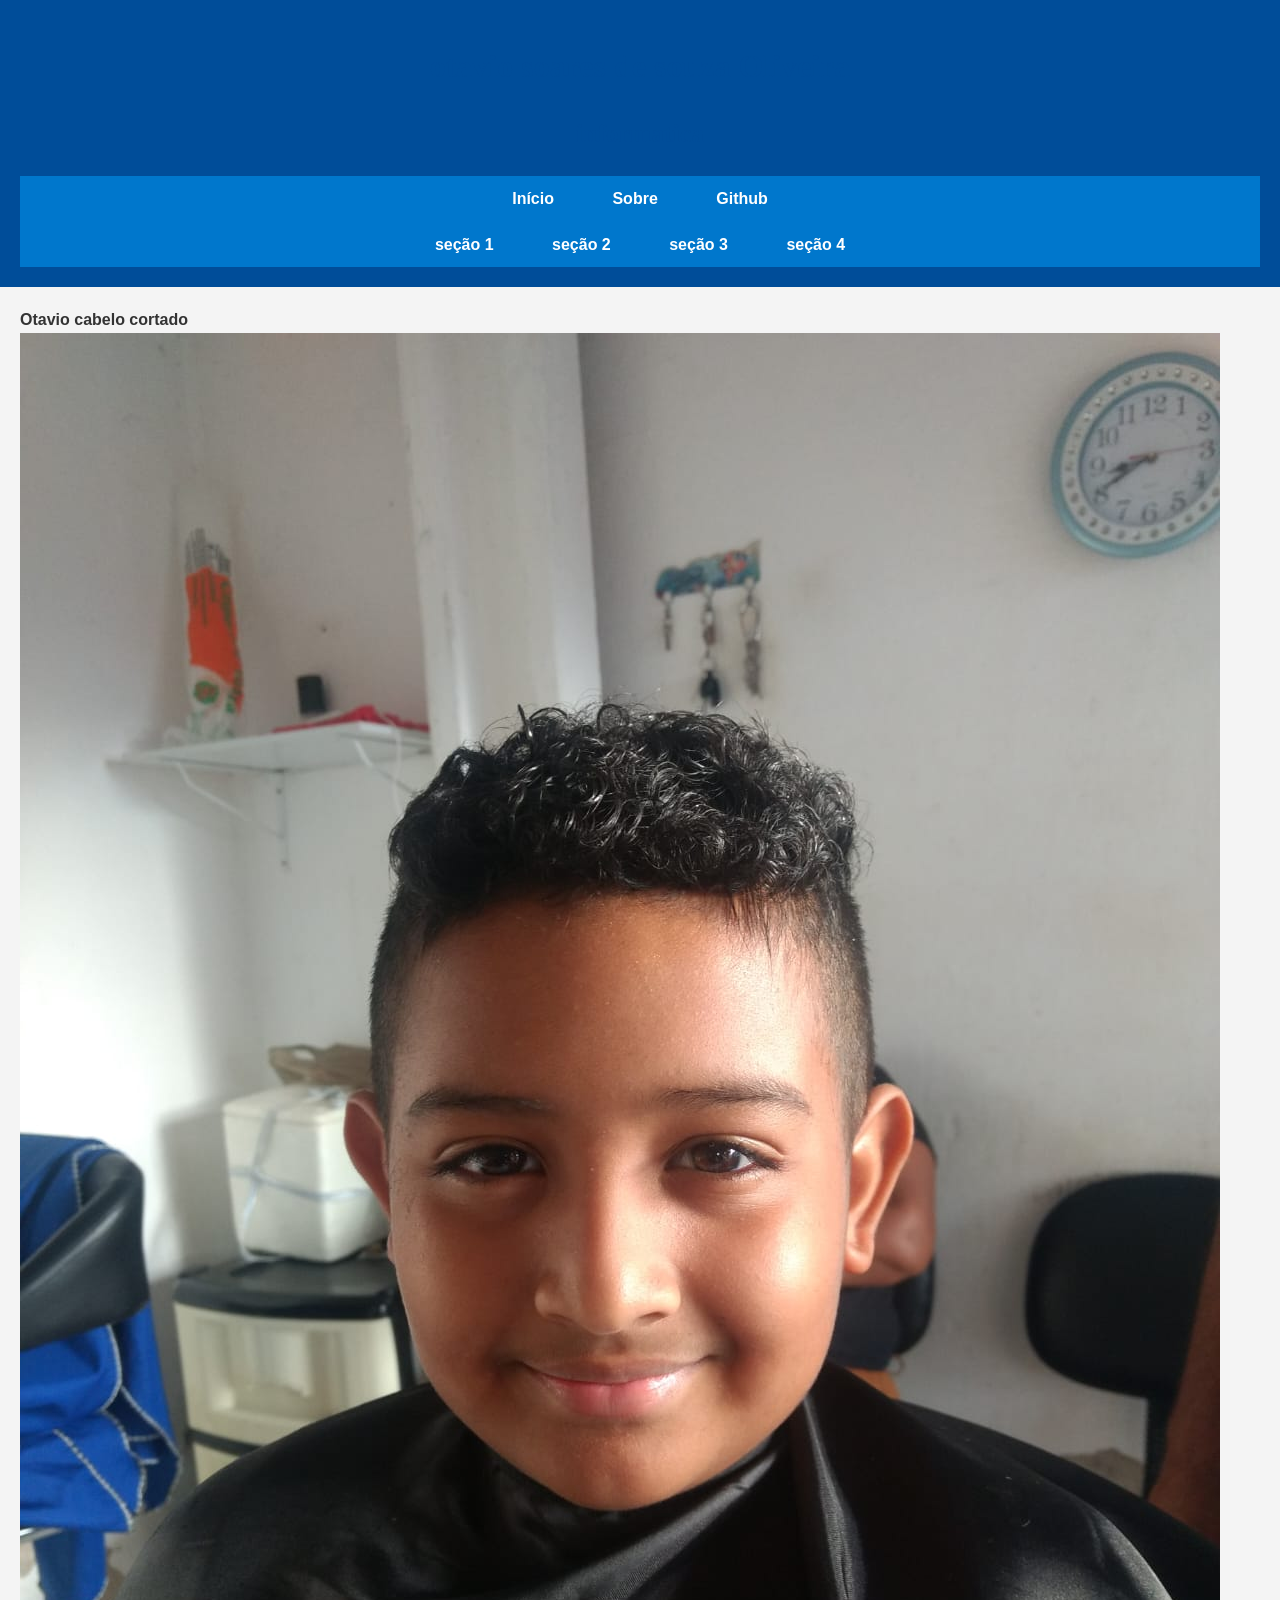
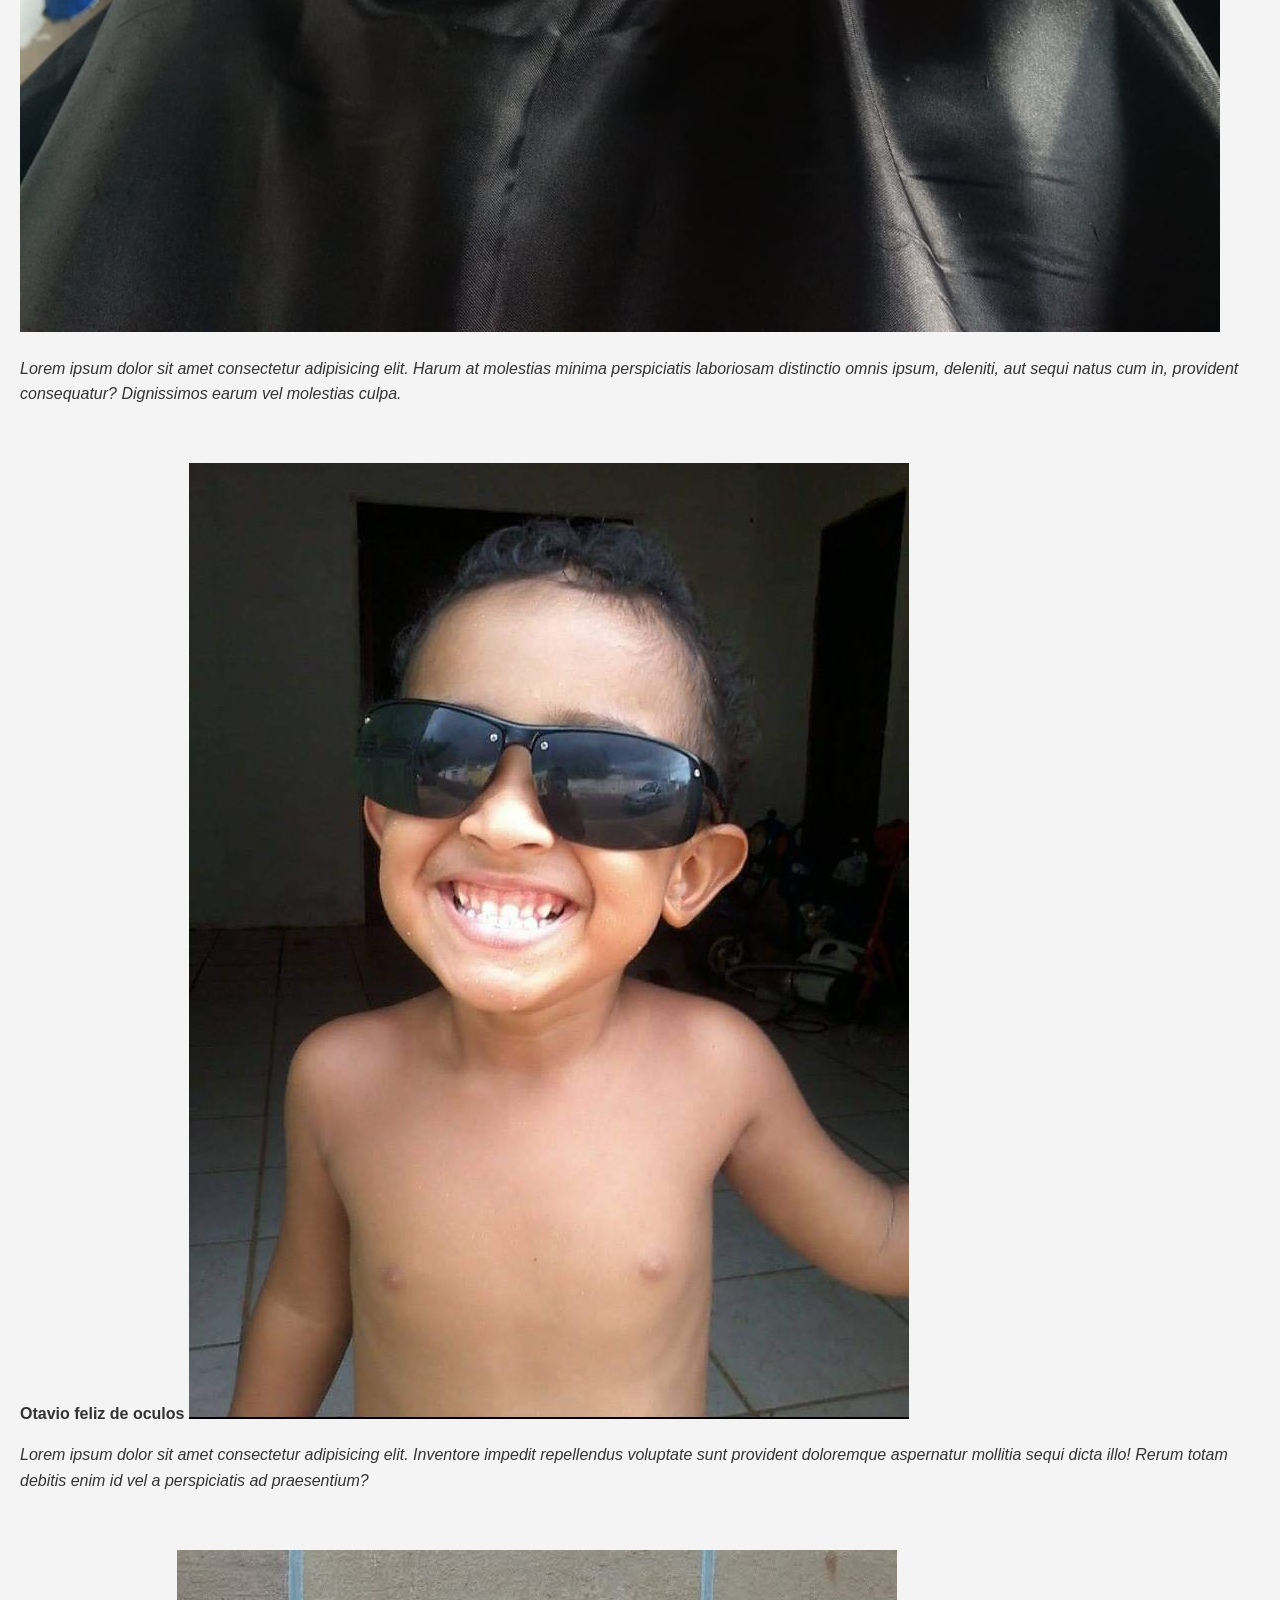
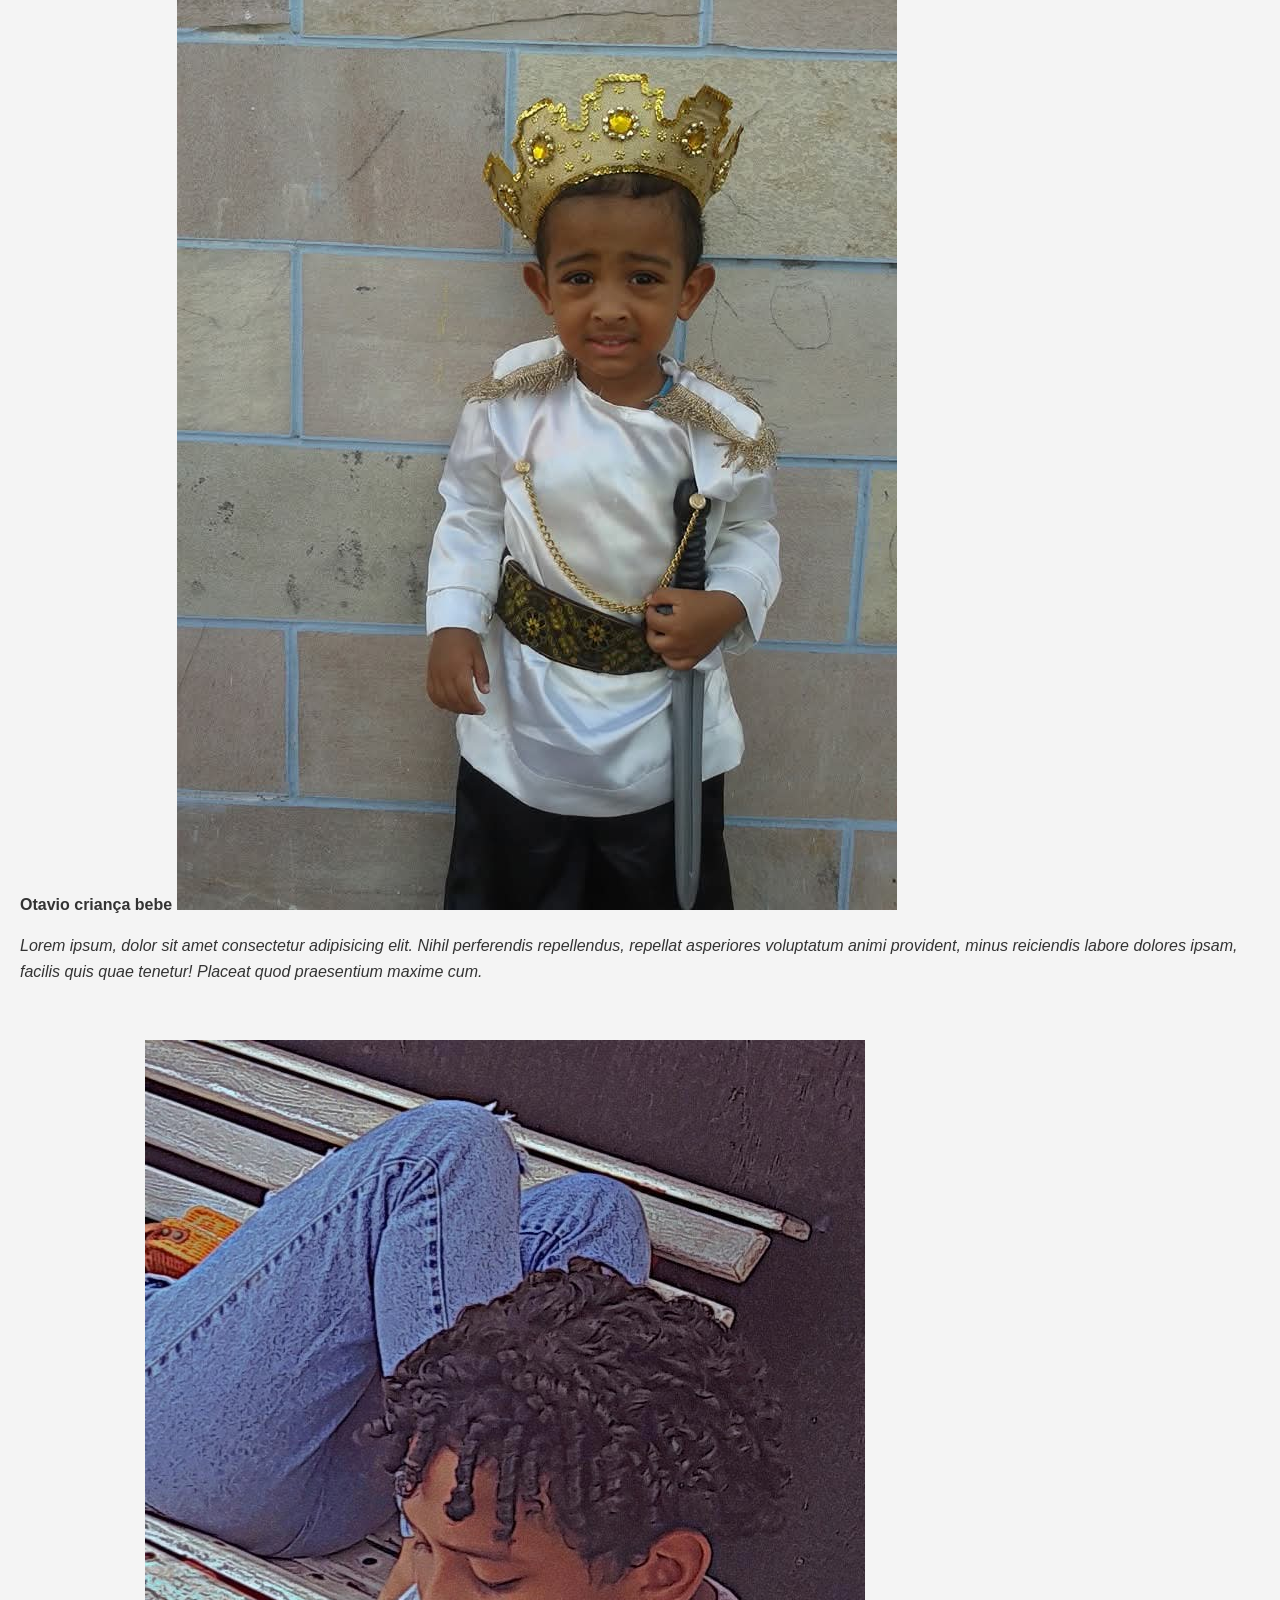
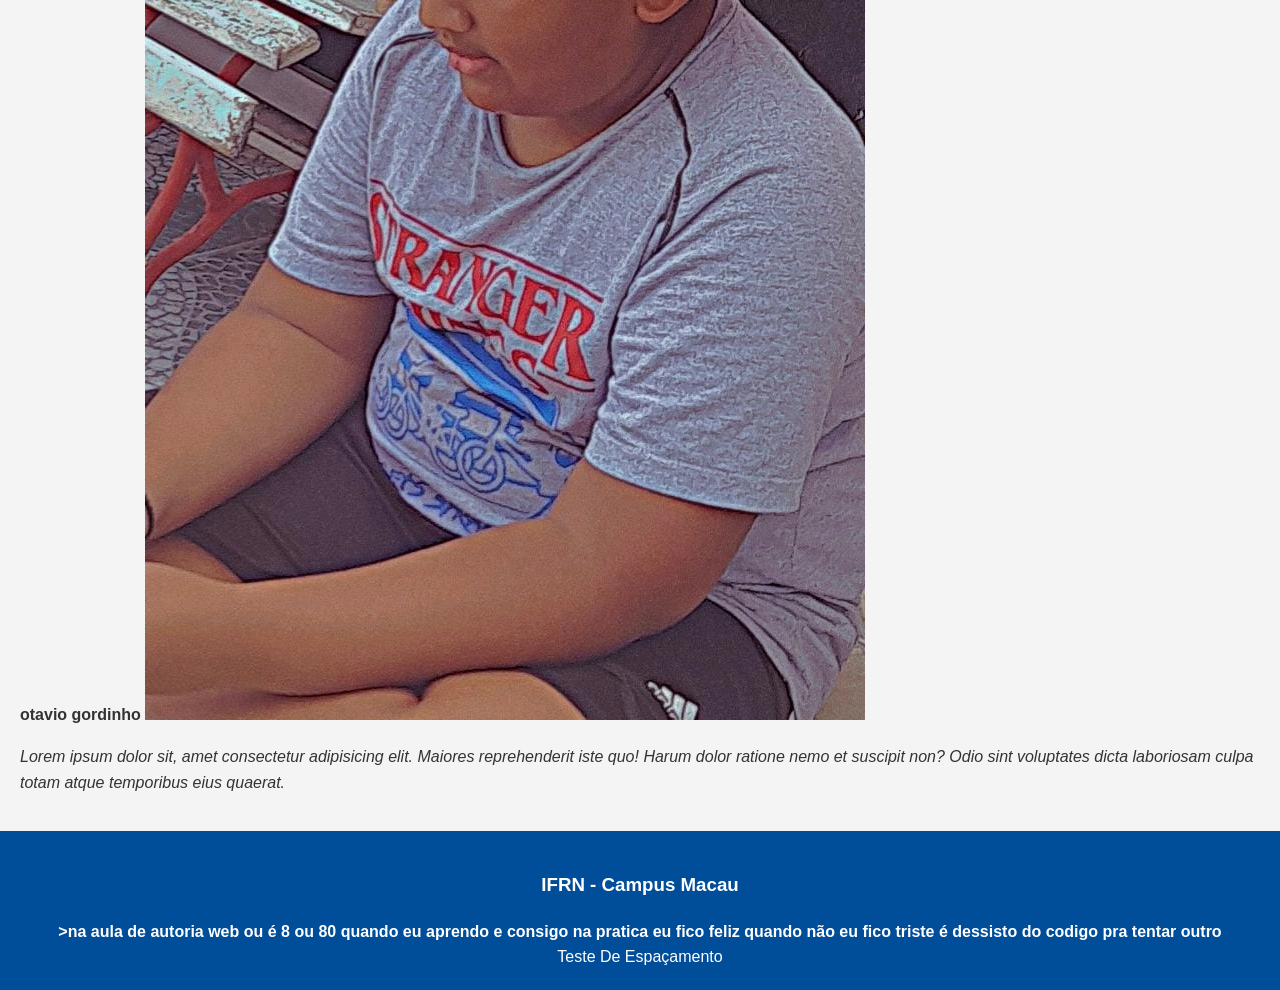
<file: desafio1.html>
<!doctype html>
<html lang="pt-BR">
  <head>
    <meta charset="UTF-8" />
    <meta name="viewport" content="width=device-width, initial-scale=1.0" />
    <title>Document</title>
    <link rel="stylesheet" href="styles/styles.css">
  </head>
  <body>
    <header>
      <h1>otavio soares de souza Oliveira</h1>
      <h2>informatica</h2>
      <nav>
        <ul>
          <li>
            <a
              href="https://refactored-fishstick-xrw9gx4567gv2pv7q-5501.app.github.dev/desafio1.html"
              >Início</a
            >
          </li>
          <li>
            <a href="sobre.html">Sobre</a>
          </li>
          <li>
            <a href="https://github.com/8avio?tab=repositories" target="_blank"
              >Github</a
            >
          </li>
        </ul>
      </nav>
      <nav>
        <ul>
          <li>
            <a href="#section1">seção 1</a>
          </li>
          <li>
            <a href="#section2">seção 2</a>
          </li>
          <li>
            <a href="#section3">seção 3</a>
          </li>
          <li>
            <a href="#section4">seção 4</a>
          </li>
        </ul>
      </nav>
      
    </header>
    <main>
      <section id="section1">
        <strong>Otavio cabelo cortado</strong>
        <img src="assets/imgs/FOTO 1.jpeg" alt="otavio na regua" />
        <p>
          <em>Lorem ipsum dolor sit amet consectetur adipisicing elit. Harum at
          molestias minima perspiciatis laboriosam distinctio omnis ipsum,
          deleniti, aut sequi natus cum in, provident consequatur? Dignissimos
          earum vel molestias culpa.</em>
        </p>
      </section>
      <section id="section2">
        <strong>Otavio feliz de oculos</strong>
        <img src="assets/FOTO 2.jpeg" alt="otavio bebe de oculos e sorrindo" />
        <p>
          <em>Lorem ipsum dolor sit amet consectetur adipisicing elit. Inventore
          impedit repellendus voluptate sunt provident doloremque aspernatur
          mollitia sequi dicta illo! Rerum totam debitis enim id vel a
          perspiciatis ad praesentium?</em>
        </p>
      </section>
      <section id="section3">
        <strong>Otavio criança bebe</strong>
        <img src="assets/FOTO 3.jpeg" alt="Otavio sendo rei" />
        <p>
         <em> Lorem ipsum, dolor sit amet consectetur adipisicing elit. Nihil
          perferendis repellendus, repellat asperiores voluptatum animi
          provident, minus reiciendis labore dolores ipsam, facilis quis quae
          tenetur! Placeat quod praesentium maxime cum.</em>
        </p>
      </section>
      <section id="section4">
        <strong>otavio gordinho</strong>
        <img src="assets/FOTO 4.jpeg" alt="otavio quase adolescente sentado" />
        <p>
          <em>Lorem ipsum dolor sit, amet consectetur adipisicing elit. Maiores
          reprehenderit iste quo! Harum dolor ratione nemo et suscipit non? Odio
          sint voluptates dicta laboriosam culpa totam atque temporibus eius
          quaerat.</em>
        </p>
      </section>
    </main>
    <footer>
      <h3>IFRN - Campus Macau</h3>
      <p>
       <strong>
          >na aula de autoria web ou é 8 ou 80 quando eu aprendo e consigo na
          pratica eu fico feliz quando não eu fico triste é dessisto do codigo
          pra tentar outro
        </strong>
      </p>

      <div class="teste-espacamento">
        <p class="fonte-maior">Teste De Espaçamento</p>
      </div>
    </footer>
  </body>
</html>
</file>
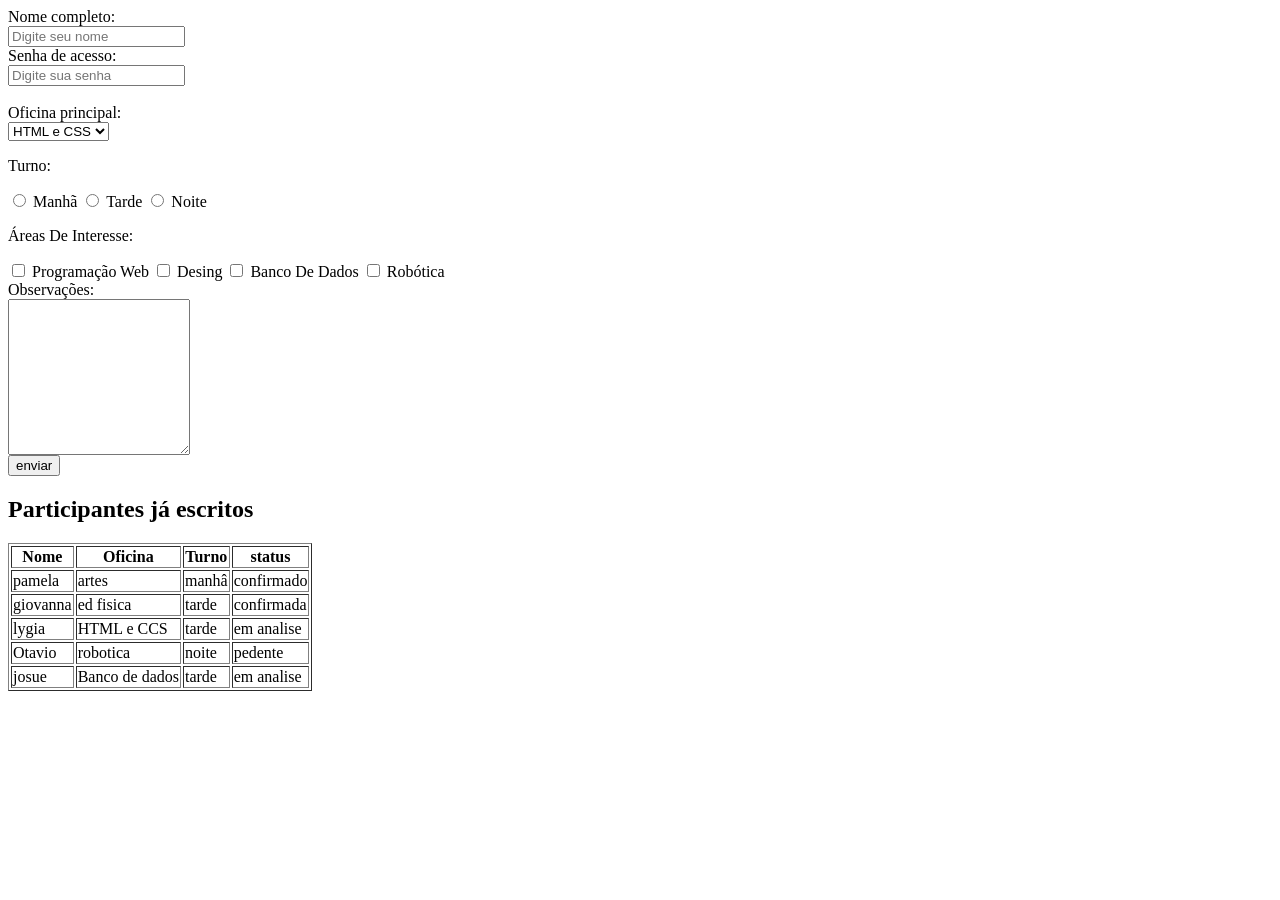
<file: desafio2.html>
<html lang="en">
<head>
    <meta charset="UTF-8">
    <meta name="viewport" content="width=device-width, initial-scale=1.0">
    <title>Document</title>
</head>
<body>
    <section>
     <label for="nome">Nome completo:</label><br />
        <input
          type="text"
          id="nome"
          name="nome"
          placeholder="Digite seu nome"
        /><br />

        <label for="senha">Senha de acesso:</label><br />
        <input
          type="password"
          name="senha"
          id="senha"
          placeholder="Digite sua senha"
        /><br />
    </form>
       </select>
       <br>
    </section>
    <section>
         <label for="oficina principal">Oficina principal:</label><br>

             <select name="oficina principal" id="oficina principal">
                 <option value="html e css">HTML e CSS</option>
                 <option value="robotica">Robotica</option>
                 <option value="javascript">JavaScript</option>
                 <option value="artes">Artes</option>
                 <option value="ed fisica">Ed Física</option>
                 <option value="geografia">Geografia</option>
                 <option value="historia">Historia</option>
       </select>
       <br>
    </section>
    <section>
         <p>Turno:</p>


        <input type="radio" id="Manhã" name="turno" value="Manhã" />
        <label for="Manhã">Manhã</label>
        <input type="radio" id="Tarde" name="turno" value="Tarde" />
        <label for="Tarde">Tarde</label>
        <input type="radio" id="Noite" name="turno" value="Noite" />
        <label for="Noite">Noite</label>
        <br />
    </section>
    <section>
        <p>Áreas De Interesse:</p>

        <input type="checkbox" id="programação web" name="programação web" value="programação web" />
        <label for="programação web">Programação Web</label>
        <input type="checkbox" id="desing" name="desing" value="desing" />
        <label for="desing">Desing</label>
        <input type="checkbox" id="banco de dados" name="banco de dados" value="banco de dados" />
        <label for="banco de dados">Banco De Dados</label>
        <input type="checkbox" id="robotica" name="robotica" value="robotica" />
        <label for="robotica">Robótica</label>  
    </section>
    <section>
        <label for="observacao">Observações:</label><br>
             <textarea name="observacao" id="observacao" rows="10" ></textarea>
             <br>
             <button type = "submit" onclick="alert('enviar')">enviar</button>
    </section>
    <section>
      <h2>Participantes já escritos</h2>
      <table border="1">
        <thead>
          <tr>
            <th>Nome</th>
            <th>Oficina</th>
            <th>Turno</th>
            <th>status</th>
          </tr>
        </thead>
        <tbody>
          <tr>
            <td>pamela</td>
            <td>artes</td>
            <td>manhâ</td>
            <td>confirmado</td>
          </tr>
          <tr>
            <td>giovanna</td>
            <td>ed fisica</td>
            <td>tarde</td>
            <td>confirmada</td>
          </tr>
          <tr>
            <td>lygia</td>
            <td>HTML e CCS</td>
            <td>tarde</td>
            <td>em analise</td>
          </tr>
          <tr>
            <td>Otavio</td>
            <td>robotica</td>
            <td>noite</td>
            <td>pedente</td>
          </tr>
          <tr>
            <td>josue</td>
            <td>Banco de dados</td>
            <td>tarde</td>
            <td>em analise</td>
          </tr>
        </tbody>
      </table>
    </section>

    
    </section>
    
</body>
</html>
</file>
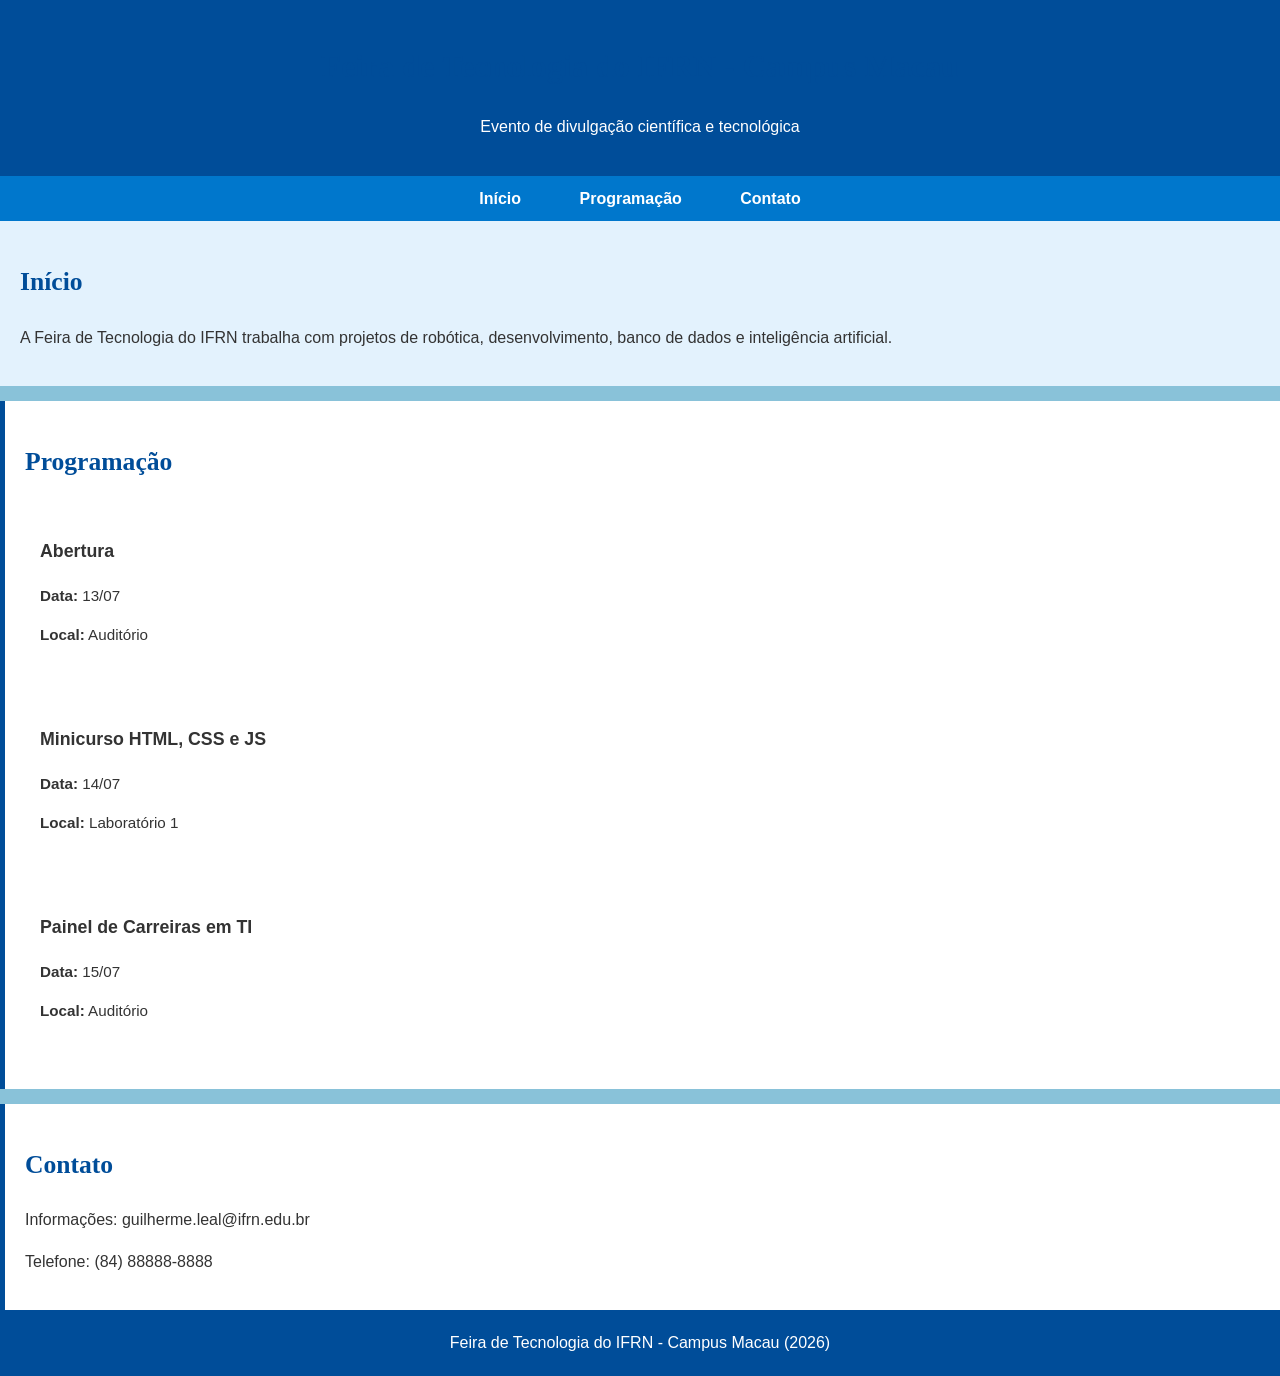
<file: desafio3.html>
<!DOCTYPE html>
<html lang="pt-BR">
<head>
  <meta charset="UTF-8">
  <title>Feira de Tecnologia do IFRN - Campus Macau</title>
  <link rel="stylesheet" href="./styles/styles.css">
  <style>
    body {
        background-color: #89c2d9;

    }
  </style>
</head>

  <header>
    <h1>Feira de Tecnologia do IFRN - Campus Macau</h1>
    <p>Evento de divulgação científica e tecnológica</p>
  </header>

  <nav>
    <ul>
      <li><a href="#inicio">Início</a></li>
      <li><a href="#programacao">Programação</a></li>
      <li><a href="#contato">Contato</a></li>
    </ul>
  </nav>

  <section id="inicio">
    <h2>Início</h2>
    <p>
      A Feira de Tecnologia do IFRN trabalha com projetos de
      robótica, desenvolvimento, banco de dados e inteligência artificial.
    </p>
  </section>

  <section id="programacao">
    <h2 class="titulo-secao">Programação</h2>

    <div class="card-programa">
      <h3>Abertura</h3>
      <p><strong>Data:</strong> 13/07</p>
      <p><strong>Local:</strong> Auditório</p>
    </div>

    <div class="card-programa">
      <h3>Minicurso HTML, CSS e JS</h3>
      <p><strong>Data:</strong> 14/07</p>
      <p><strong>Local:</strong> Laboratório 1</p>
    </div>

    <div class="card-programa">
      <h3>Painel de Carreiras em TI</h3>
      <p><strong>Data:</strong> 15/07</p>
      <p><strong>Local:</strong> Auditório</p>
    </div>
  </section>

  <section id="contato">
    <h2 class="titulo-secao">Contato</h2>
    <p>Informações: guilherme.leal@ifrn.edu.br</p>
    <p>Telefone: (84) 88888-8888</p>
  </section>

  <footer>
    <p>Feira de Tecnologia do IFRN - Campus Macau (2026)</p>
  </footer>

</body>
</html>
</file>
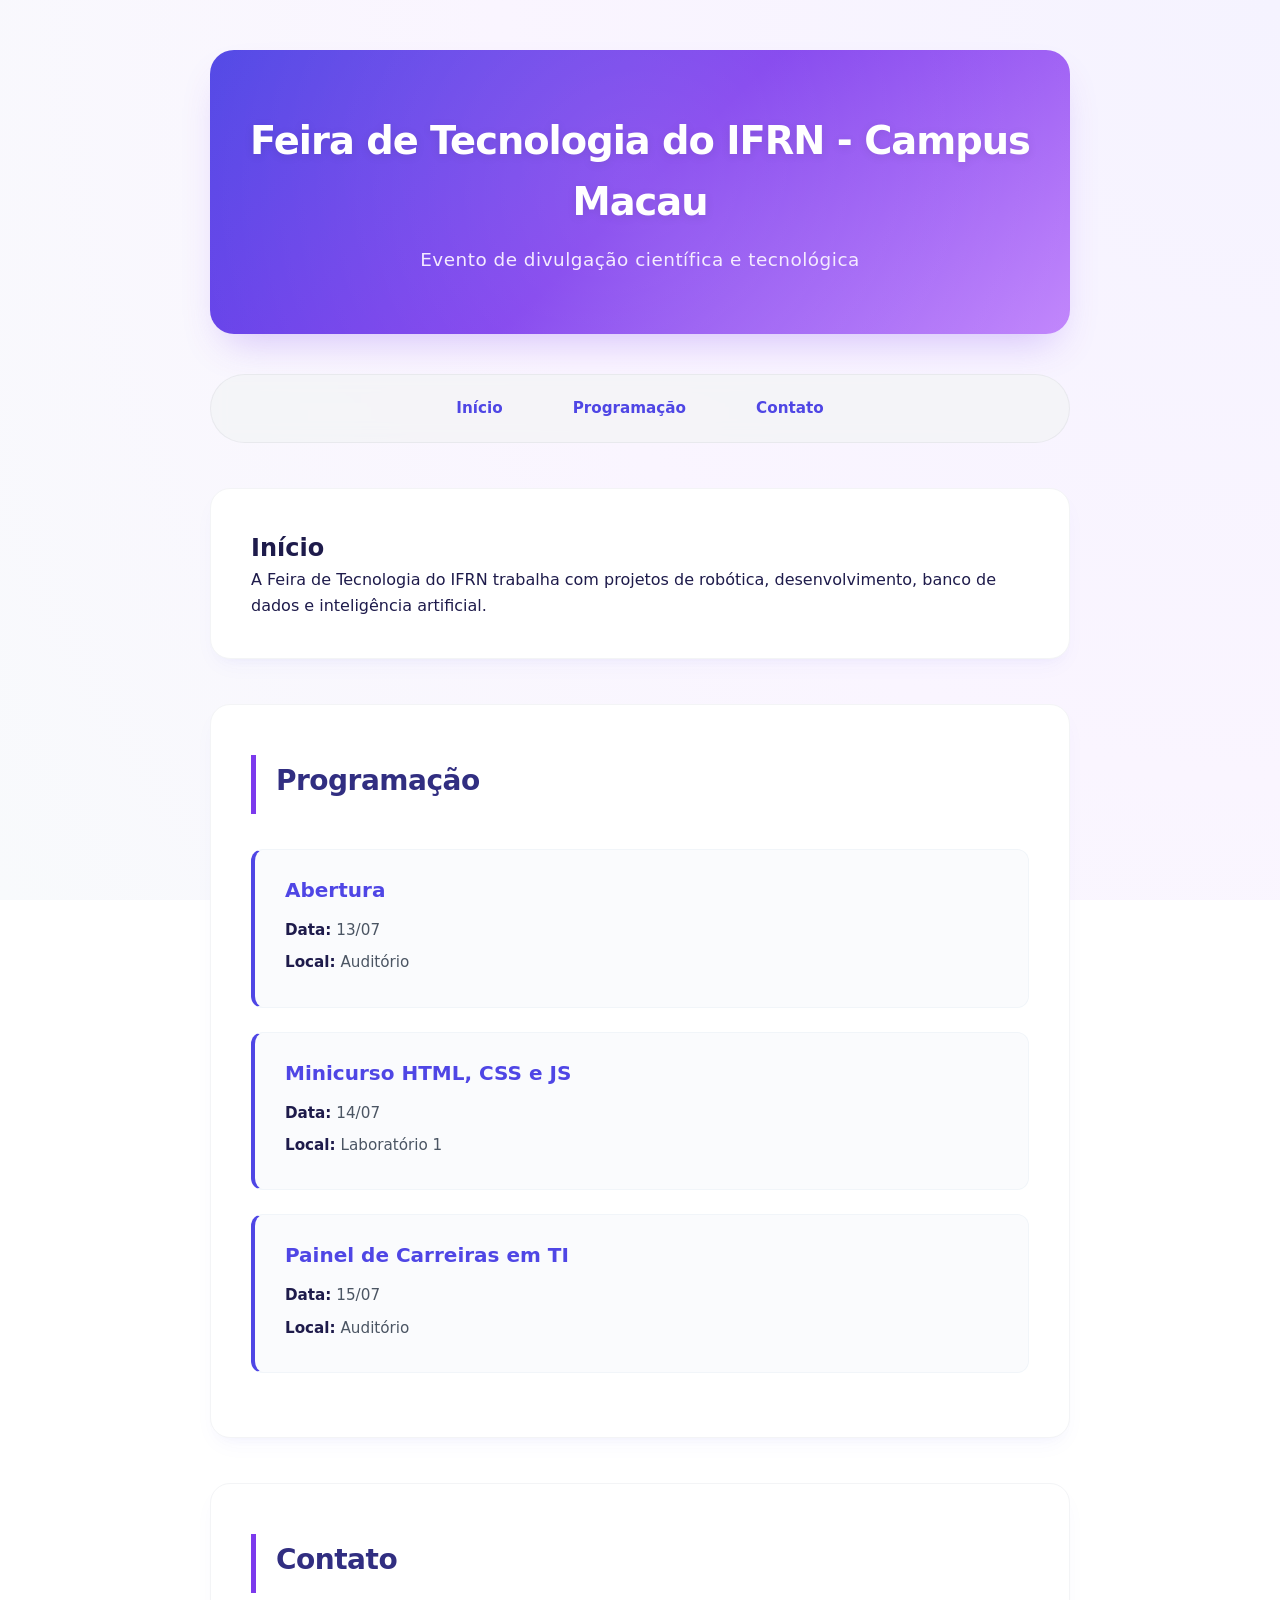
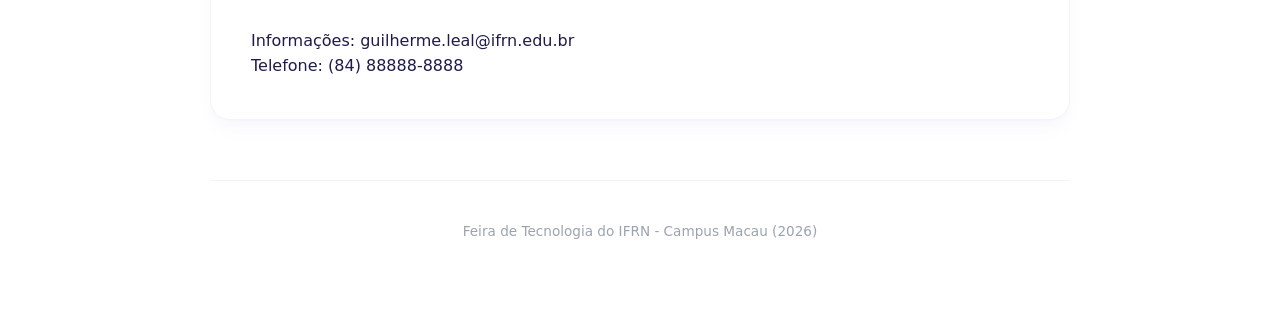
<file: desafio4.html>
<!DOCTYPE html>
<html lang="pt-BR">
  <head>
    <meta charset="UTF-8" />
    <title>Feira de Tecnologia do IFRN - Campus Macau</title>
    <link rel="stylesheet" href="./styles/styles2.css" />
  </head>
  <body>
    <header>
      <h1>Feira de Tecnologia do IFRN - Campus Macau</h1>
      <p>Evento de divulgação científica e tecnológica</p>
    </header>

    <nav>
      <ul>
        <li><a href="#inicio">Início</a></li>
        <li><a href="#programacao">Programação</a></li>
        <li><a href="#contato">Contato</a></li>
      </ul>
    </nav>

    <section id="inicio">
      <h2>Início</h2>
      <p>
        A Feira de Tecnologia do IFRN trabalha com projetos de robótica,
        desenvolvimento, banco de dados e inteligência artificial.
      </p>
    </section>

    <section id="programacao">
      <h2 class="titulo-secao">Programação</h2>

      <div class="card-programa">
        <h3>Abertura</h3>
        <p><strong>Data:</strong> 13/07</p>
        <p><strong>Local:</strong> Auditório</p>
      </div>

      <div class="card-programa">
        <h3>Minicurso HTML, CSS e JS</h3>
        <p><strong>Data:</strong> 14/07</p>
        <p><strong>Local:</strong> Laboratório 1</p>
      </div>

      <div class="card-programa">
        <h3>Painel de Carreiras em TI</h3>
        <p><strong>Data:</strong> 15/07</p>
        <p><strong>Local:</strong> Auditório</p>
      </div>
    </section>

    <section id="contato">
      <h2 class="titulo-secao">Contato</h2>
      <p>Informações: guilherme.leal@ifrn.edu.br</p>
      <p>Telefone: (84) 88888-8888</p>
    </section>

    <footer>
      <p>Feira de Tecnologia do IFRN - Campus Macau (2026)</p>
    </footer>
  </body>
</html>
</file>
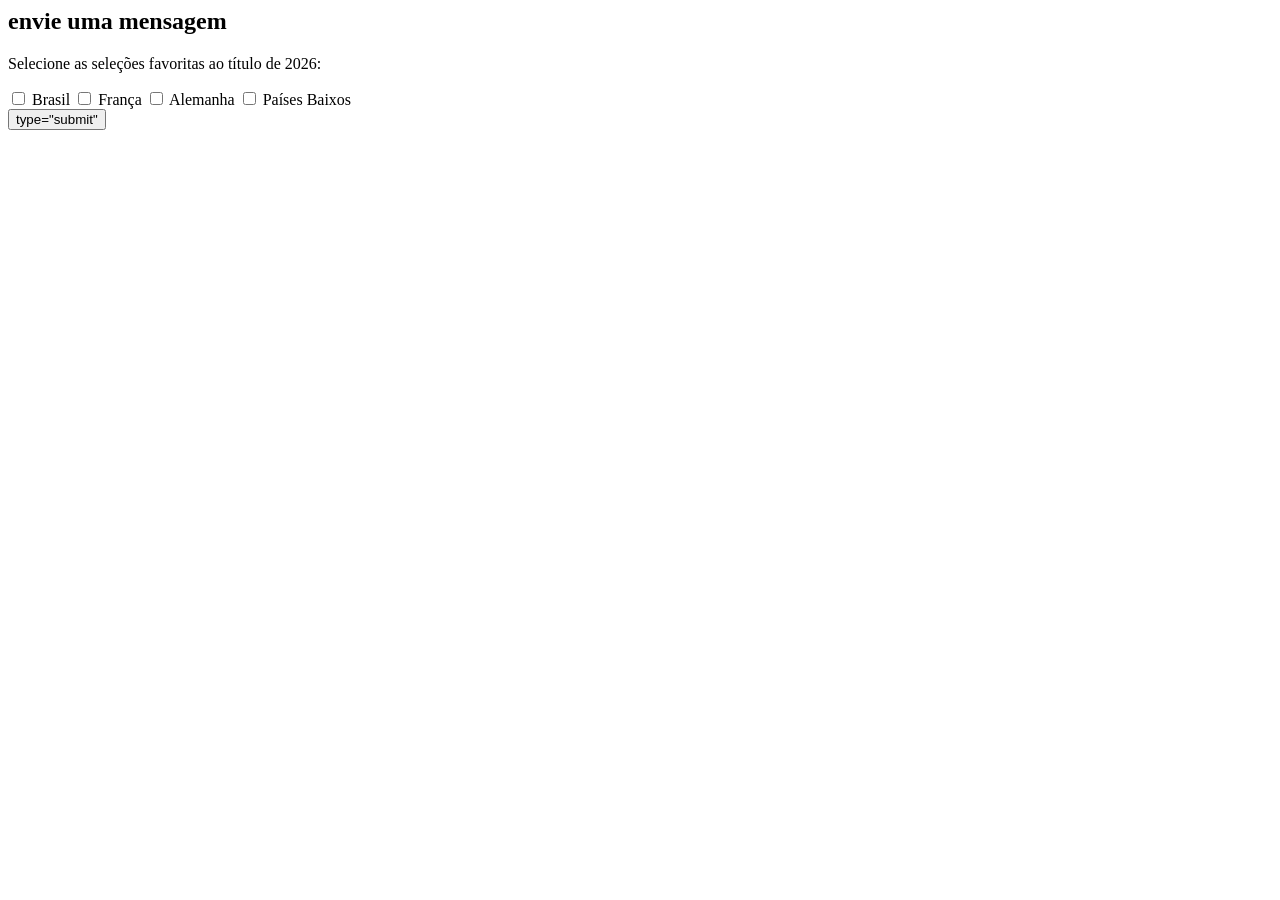
<file: fomulario.html>
<html lang="pt-br">
    <body>
     <section>
         <h2>envie uma mensagem</h2>
    <p>Selecione as seleções favoritas ao título de 2026:</p>

        <input type="checkbox" id="brasil" name="brasil" value="Brasil" />
        <label for="brasil">Brasil</label>
        <input type="checkbox" id="franca" name="franca" value="França" />
        <label for="franca">França</label>
        <input type="checkbox" id="alemanha" name="alemanha" value="Alemanha" />
        <label for="alemanha">Alemanha</label>
        <input type="checkbox" id="ned" name="ned" value="Países Baixos" />
        <label for="ned">Países Baixos</label>  

       <br>
       <button> type="submit" </button>

    </form>
</section>
</body>


</html>
</file>
<file: styles/styles.css>
:root {
  --cor-principal: #004d99;
  --cor-secundaria: #0077cc;
  --cor-off-white: #f4f4f4;
  --cor-texto: #333;
  --cor-destaque: #e3f2fd;
  --cor-card: #ffffff;
  --cor-da-borda: #b0bec5;
  --cor-hover: #005fa3;
}


body {
  margin: 0;
  padding: 0;
  background-color: var(--cor-off-white);
  color: var(--cor-texto);
  font-family: Arial, sans-serif;
  font-size: 16px;
  line-height: 1.6;
}


header,
footer {
  background-color: var(--cor-principal);
  color: white;
  text-align: center;
  padding: 20px;
}


nav {
  background-color: var(--cor-secundaria);
  padding: 10px;
  text-align: center;
}

nav ul {
  list-style: none;
  margin: 0;
  padding: 0;
}

nav ul li {
  display: inline-block;
  margin: 0 15px;
}

nav a {
  text-decoration: none;
  color: white;
  font-weight: bold;
  padding: 8px 12px;
  border-radius: 5px;
}

nav a:hover {
  background-color: var(--cor-hover);
}


section {
  padding: 20px;
}


#inicio {
  background-color: var(--cor-destaque);
}

#programacao,
#contato {
  border-left: 5px solid var(--cor-principal);
  background-color: #ffffff;
  margin-top: 15px;
}


h1,
h2,
.titulo-secao {
  font-family: Georgia, serif;
  color: var(--cor-principal);
  font-weight: bold;
}

h1 {
  font-size: 2em;
}

h2 {
  font-size: 1.6em;
}


.card-programa {
  background-color: var(--cor-card);
  border: 1px solid var(--cor-borda);
  border-radius: 8px;
  padding: 15px;
  margin: 15px 0;
  font-size: 0.95em;
}


footer p {
  margin: 0;
}

/*com ajuda de um amigo meu*/
</file>
<file: styles/styles2.css>
* {
  box-sizing: border-box;
  margin: 0;
  padding: 0;
}

body {
  font-family: 'Cabinet Grotesk', 'Inter', system-ui, sans-serif;
  line-height: 1.6;
  color: #1e1b4b; 
  background: radial-gradient(circle at top right, #f5f3ff 0%, #faf5ff 50%, #f8fafc 100%);
  background-attachment: fixed;
  max-width: 900px;
  margin: 0 auto;
  padding: 50px 20px;
}


header {
  background: linear-gradient(135deg, #4f46e5 0%, #7c3aed 50%, #c084fc 100%);
  color: #ffffff;
  padding: 60px 40px;
  text-align: center;
  border-radius: 24px;
  
  box-shadow: 0 20px 40px -15px rgba(124, 58, 237, 0.3);
  margin-bottom: 40px;
  position: relative;
  overflow: hidden;
}


header::before {
  content: '';
  position: absolute;
  top: -50%;
  left: -50%;
  width: 200%;
  height: 200%;
  background: radial-gradient(circle, rgba(255,255,255,0.15) 0%, transparent 60%);
  pointer-events: none;
}

header h1 {
  font-size: 2.4rem;
  font-weight: 800;
  letter-spacing: -1px;
  margin-bottom: 12px;
  text-shadow: 0 2px 10px rgba(0, 0, 0, 0.1);
}

header p {
  color: #f3e8ff;
  font-size: 1.15rem;
  font-weight: 500;
  letter-spacing: 0.5px;
}


nav ul {
  list-style: none;
  display: flex;
  justify-content: center;
  gap: 12px;
  
 
  padding: 10px;
  margin: 35px 0;
  
  
  background-color: rgba(243, 244, 246, 0.7);
  backdrop-filter: blur(8px);
  border: 1px solid rgba(229, 231, 235, 0.8);
  border-radius: 100px; 
}


nav a {
  text-decoration: none;
  color: #4f46e5;
  font-weight: 600;
  font-size: 0.95rem;
  
  
  display: inline-block;
  

  padding: 10px 24px;
  margin: 0 4px;
  
  border: 1px solid transparent;
  border-radius: 100px;
  background-color: transparent;
  
  transition: all 0.25s cubic-bezier(0.4, 0, 0.2, 1);
}


nav a:hover {
  background-color: #ffffff;
  color: #7c3aed;
  border-color: rgba(124, 58, 237, 0.2);
  box-shadow: 0 4px 12px rgba(124, 58, 237, 0.1);
  transform: translateY(-2px);
}



#inicio, #programacao, #contato {
  
  padding: 40px;
  margin: 45px 0;
  
  background-color: #ffffff;
  border: 1px solid rgba(243, 244, 246, 1);
  border-radius: 20px;
  
  
  box-shadow: 0 10px 25px -5px rgba(79, 70, 229, 0.04), 
              0 8px 10px -6px rgba(79, 70, 229, 0.04);
}


.titulo-secao {
  
  padding-top: 4px;
  padding-bottom: 10px;
  padding-left: 20px;
  
  margin-top: 10px;
  margin-bottom: 35px;
  
  
  border-left: 5px solid #7c3aed;
  color: #312e81;
  font-size: 1.75rem;
  font-weight: 800;
  letter-spacing: -0.5px;
}


.card-programa {
  background-color: #fafbfd;
  
  
  border: 1px solid #f1f5f9;
  border-left: 4px solid #4f46e5; 
  border-radius: 12px;
  padding: 24px 30px;
  margin-bottom: 24px;
  
  transition: all 0.3s cubic-bezier(0.4, 0, 0.2, 1);
}


.card-programa:hover {
  background-color: #ffffff;
  border-color: #e2e8f0;
  border-left-color: #7c3aed;
  transform: translateY(-3px) scale(1.01);
  box-shadow: 0 12px 20px -10px rgba(124, 58, 237, 0.15);
}

.card-programa h3 {
  color: #4f46e5;
  font-size: 1.25rem;
  font-weight: 700;
  margin-bottom: 12px;
}

.card-programa p {
  font-size: 0.95rem;
  color: #4b5563;
  margin-bottom: 8px;
}

.card-programa p strong {
  color: #1e1b4b;
  font-weight: 600;
}


footer {
  text-align: center;
  padding: 40px 20px 20px 20px;
  margin-top: 60px;
  border-top: 1px solid #f1f5f9;
  color: #9ca3af;
  font-size: 0.85rem;
  font-weight: 500;
}

/*com ajuda de um amigo meu*/
</file>
